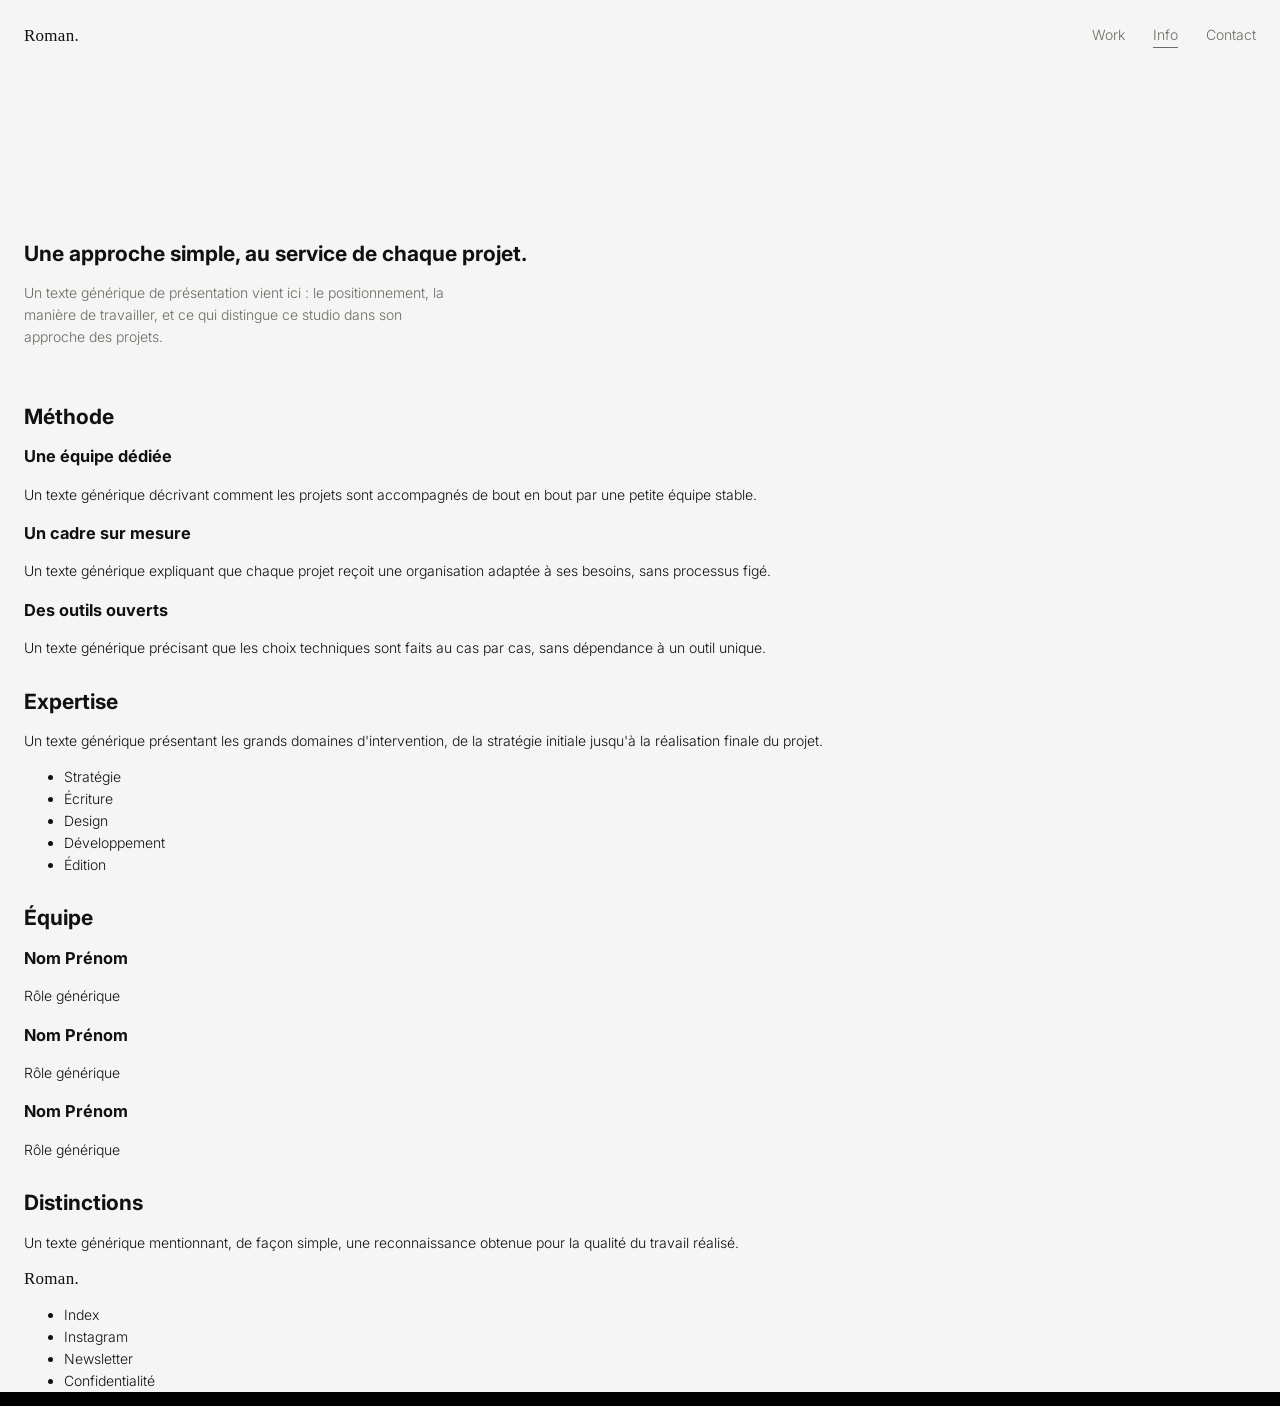
<file: info old.html>
<!doctype html>
<html lang="fr">
<head>
<meta charset="UTF-8" />
<meta name="viewport" content="width=device-width, initial-scale=1" />
<title>Info — Roman.</title>
<link rel="preconnect" href="https://fonts.googleapis.com" />
<link rel="preconnect" href="https://fonts.gstatic.com" crossorigin />
<link href="https://fonts.googleapis.com/css2?family=Inter:wght@300;400;500;600&display=swap" rel="stylesheet" />
<link rel="stylesheet" href="style.css" />
</head>
<body data-theme="light" data-page="info">

<div class="page">

  <header class="site">
    <div class="wrap">
      <div class="logo">Roman.</div>
      <nav class="main">
        <ul>
          <li><a href="index.html" class="nav-link">Work</a></li>
          <li><span class="nav-link is-active" style="cursor:default;">Info</span></li>
          <li><span>Contact</span></li>
        </ul>
      </nav>
    </div>
  </header>

  <main>
    <div class="wrap">
      <section class="hero">
        <h1>Une approche simple, au service de chaque projet.</h1>
        <p>Un texte générique de présentation vient ici : le positionnement, la manière de travailler, et ce qui distingue ce studio dans son approche des projets.</p>
      </section>

      <section class="block">
        <h2>Méthode</h2>
        <div class="method-list">
          <div class="method-item">
            <h3>Une équipe dédiée</h3>
            <p>Un texte générique décrivant comment les projets sont accompagnés de bout en bout par une petite équipe stable.</p>
          </div>
          <div class="method-item">
            <h3>Un cadre sur mesure</h3>
            <p>Un texte générique expliquant que chaque projet reçoit une organisation adaptée à ses besoins, sans processus figé.</p>
          </div>
          <div class="method-item">
            <h3>Des outils ouverts</h3>
            <p>Un texte générique précisant que les choix techniques sont faits au cas par cas, sans dépendance à un outil unique.</p>
          </div>
        </div>
      </section>

      <section class="block">
        <h2>Expertise</h2>
        <div class="block-content">
          <p>Un texte générique présentant les grands domaines d'intervention, de la stratégie initiale jusqu'à la réalisation finale du projet.</p>
          <ul class="tag-list">
            <li>Stratégie</li>
            <li>Écriture</li>
            <li>Design</li>
            <li>Développement</li>
            <li>Édition</li>
          </ul>
        </div>
      </section>

      <section class="block">
        <h2>Équipe</h2>
        <div class="team-list">
          <div class="team-item">
            <h3>Nom Prénom</h3>
            <p>Rôle générique</p>
          </div>
          <div class="team-item">
            <h3>Nom Prénom</h3>
            <p>Rôle générique</p>
          </div>
          <div class="team-item">
            <h3>Nom Prénom</h3>
            <p>Rôle générique</p>
          </div>
        </div>
      </section>

      <section class="block">
        <h2>Distinctions</h2>
        <div class="block-content">
          <p>Un texte générique mentionnant, de façon simple, une reconnaissance obtenue pour la qualité du travail réalisé.</p>
        </div>
      </section>
    </div>
  </main>

  <footer class="site">
    <div class="wrap">
      <div class="logo">Roman.</div>
      <ul>
        <li><span>Index</span></li>
        <li><span>Instagram</span></li>
        <li><span>Newsletter</span></li>
        <li><span>Confidentialité</span></li>
      </ul>
    </div>
  </footer>

</div>

<script>
  (function () {
    var page = document.querySelector('.page');

    function reveal() {
      page.classList.remove('is-leaving');
      requestAnimationFrame(function () {
        requestAnimationFrame(function () {
          page.classList.add('is-visible');
        });
      });
    }

    reveal();
    window.addEventListener('pageshow', function (e) {
      if (e.persisted) reveal();
    });

    document.querySelectorAll('a[href$=".html"]').forEach(function (link) {
      link.addEventListener('click', function (e) {
        var href = link.getAttribute('href');
        e.preventDefault();
        page.classList.remove('is-visible');
        page.classList.add('is-leaving');
        setTimeout(function () {
          window.location.href = href;
        }, 800);
      });
    });
  })();
</script>

</body>
</html>
</file>
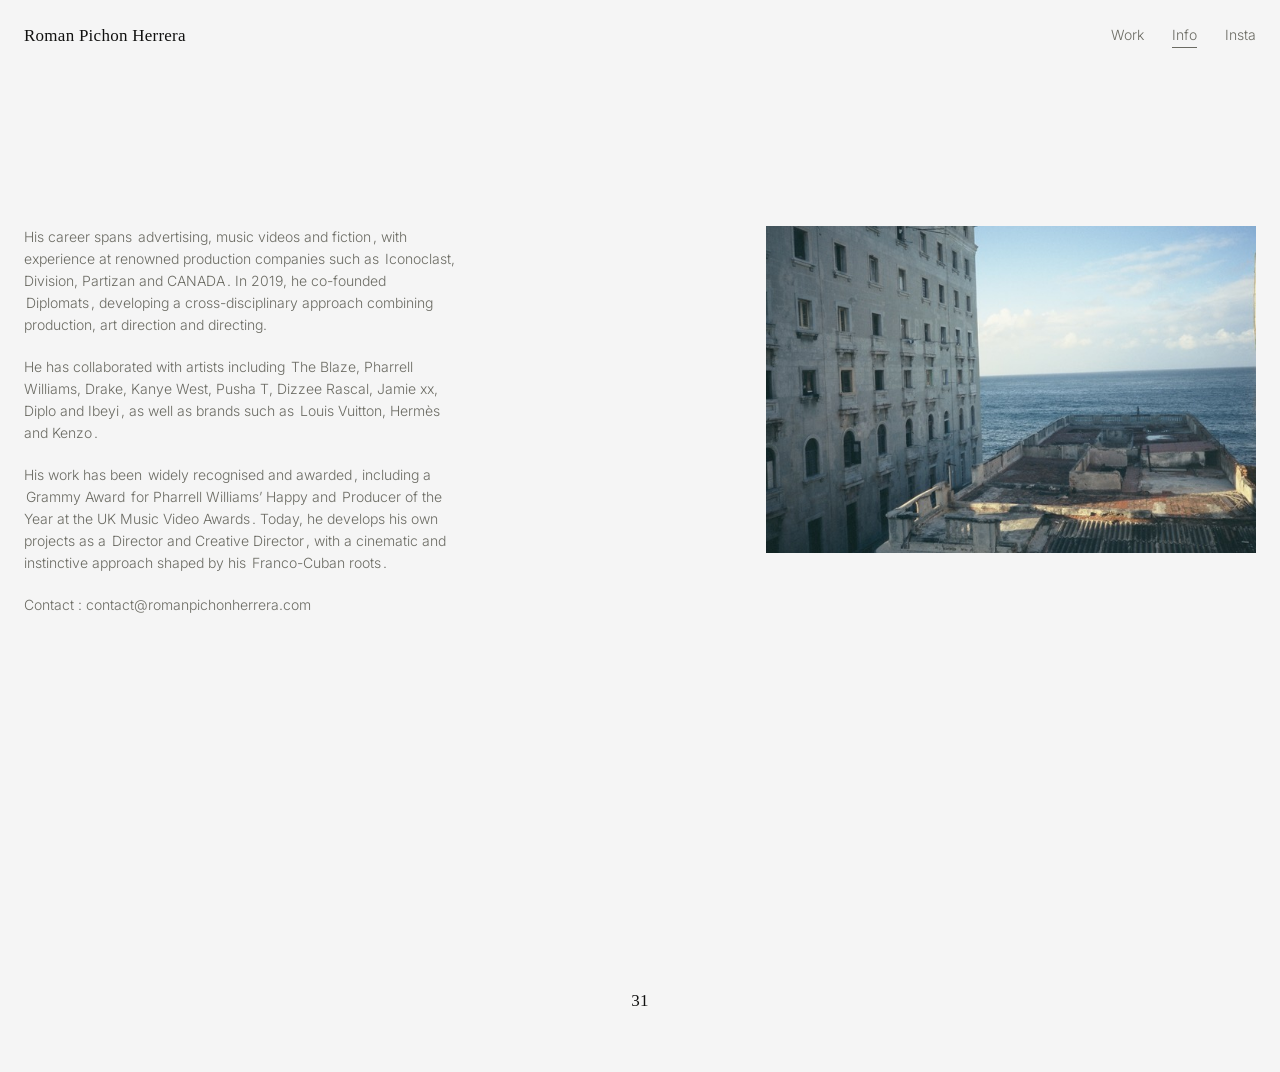
<file: info.html>
<!doctype html>
<html lang="en">
<head>
<meta charset="UTF-8" />
<meta name="viewport" content="width=device-width, initial-scale=1" />
<title>Info — Roman Pichon Herrera</title>
<meta name="description" content="Roman Pichon Herrera — Franco-Cuban director, creative director and producer. Career spanning advertising, music video and fiction, with Iconoclast, Division, Partizan, CANADA and Diplomats." />
<link rel="canonical" href="https://romanpichonherrera.com/info.html" />
<link rel="icon" href="favicon.svg" type="image/svg+xml" />

<meta property="og:type" content="website" />
<meta property="og:site_name" content="Roman Pichon Herrera" />
<meta property="og:title" content="Info — Roman Pichon Herrera" />
<meta property="og:description" content="Roman Pichon Herrera — Franco-Cuban director, creative director and producer. Career spanning advertising, music video and fiction, with Iconoclast, Division, Partizan, CANADA and Diplomats." />
<meta property="og:url" content="https://romanpichonherrera.com/info.html" />
<meta property="og:image" content="https://romanpichonherrera.com/img/info.jpg" />
<meta property="og:image:width" content="640" />
<meta property="og:image:height" content="428" />
<meta name="twitter:card" content="summary_large_image" />
<meta name="twitter:title" content="Info — Roman Pichon Herrera" />
<meta name="twitter:description" content="Roman Pichon Herrera — Franco-Cuban director, creative director and producer. Career spanning advertising, music video and fiction, with Iconoclast, Division, Partizan, CANADA and Diplomats." />
<meta name="twitter:image" content="https://romanpichonherrera.com/img/info.jpg" />

<link rel="preconnect" href="https://fonts.googleapis.com" />
<link rel="preconnect" href="https://fonts.gstatic.com" crossorigin />
<link href="https://fonts.googleapis.com/css2?family=Inter:wght@300;400;500;600&display=swap" rel="stylesheet" />
<link rel="stylesheet" href="style.css?v=8" />
</head>
<body data-theme="light" data-page="info">

<div class="page">

  <header class="site">
    <div class="wrap">
      <div class="logo"><a href="index.html">Roman Pichon Herrera</a></div>
      <nav class="main">
        <ul>
          <li><a href="index.html" class="nav-link">Work</a></li>
          <li><span class="nav-link is-active" style="cursor:default;">Info</span></li>
          <li><a href="https://www.instagram.com/roman.p.herrera/" target="_blank" rel="noopener noreferrer" class="nav-link">Insta</a></li>
        </ul>
      </nav>
    </div>
  </header>

  <main>
    <div class="wrap">
      <div class="info-layout">
      <section class="hero">
        <p>His career spans <b>advertising, music videos and fiction</b>, with experience at renowned production companies such as <b>Iconoclast, Division, Partizan and CANADA</b>. In 2019, he co-founded <b>Diplomats</b>, developing a cross-disciplinary approach combining production, art direction and directing.</p>
        <p>He has collaborated with artists including <b>The Blaze, Pharrell Williams, Drake, Kanye West, Pusha T, Dizzee Rascal, Jamie xx, Diplo and Ibeyi</b>, as well as brands such as <b>Louis Vuitton, Hermès and Kenzo</b>.</p>
        <p>His work has been <b>widely recognised and awarded</b>, including a <b>Grammy Award</b> for Pharrell Williams’ Happy and <b>Producer of the Year at the UK Music Video Awards</b>. Today, he develops his own projects as a <b>Director and Creative Director</b>, with a cinematic and instinctive approach shaped by his <b>Franco-Cuban roots</b>.</p>
        <p class="contact">Contact : <a href="mailto:contact@romanpichonherrera.com">contact@romanpichonherrera.com</a></p>
      </section>
      <figure class="info-img">
        <img src="img/info.jpg" alt="" />
      </figure>
      </div>
      <p class="signature">31</p>
    </div>
  </main>

</div>

<script>
  (function () {
    var page = document.querySelector('.page');

    function reveal() {
      page.classList.remove('is-leaving');
      requestAnimationFrame(function () {
        requestAnimationFrame(function () {
          page.classList.add('is-visible');
        });
      });
    }

    reveal();
    window.addEventListener('pageshow', function (e) {
      if (e.persisted) reveal();
    });

    document.querySelectorAll('a[href$=".html"]').forEach(function (link) {
      link.addEventListener('click', function (e) {
        var href = link.getAttribute('href');
        e.preventDefault();
        page.classList.remove('is-visible');
        page.classList.add('is-leaving');
        setTimeout(function () {
          window.location.href = href;
        }, 800);
      });
    });
  })();
</script>

<script>
  (function () {
    var marks = document.querySelectorAll('b');
    if (!marks.length) return;

    var current = 0;

    // tracé 1,4s -> reste visible 1,2s -> effacé 0,9s ; un nouveau <b> toutes les 3,5s
    function step() {
      var el = marks[current];
      el.classList.remove('is-erasing');
      el.classList.add('is-on');
      setTimeout(function () {
        el.classList.remove('is-on');
        el.classList.add('is-erasing');
        setTimeout(function () { el.classList.remove('is-erasing'); }, 900);
      }, 2600);
      current = (current + 1) % marks.length;
    }

    // rien n'est surligné au chargement : on attend la fin du fondu d'entrée
    // de la page (0,8s) + une courte pause avant de lancer la première animation
    setTimeout(function () {
      step();
      setInterval(step, 3500);
    }, 1500);
  })();
</script>

</body>
</html>
</file>
<file: style.css>
/* =========================================================
   Roman. — feuille de style partagée (index.html + info.html)
   Toute la typo, les couleurs et les styles vivent ici.

   Il n'y a que 2 styles de texte dans tout le site :
   - Inter 14px  → style par défaut, hérité par tout (nav, footer,
     paragraphes...), défini une seule fois sur html/body.
   - Times New Roman 17px ("SERIF") → logo + titres de projet,
     défini une seule fois sur ".logo, .item h2".
   ========================================================= */

/* ---- Typographie & espacements ---- */
:root {
  --font-family: "Inter", ui-sans-serif, system-ui, sans-serif;
  --font-serif: "Times New Roman", Times, serif; /* style "SERIF" */
  --font-weight-base: 300;

  --gutter: 24px;
  --gutter-lg: 40px;

  /* couleurs par défaut (thème sombre, utilisé par index.html) */
  --bg: #000;
  --fg: #fff;
  --muted: #8a8a8a;
  --line: #1a1a1a;
  --placeholder: #2b2b2b; /* rectangles gris à la place des images */
  --highlight: #fff3a3; /* jaune pâle du stabilo (texte entre <b>) */
}

/* ---- Thème clair (utilisé par info.html via <body data-theme="light">) ---- */
body[data-theme="light"] {
  --bg: #f5f5f5;
  --fg: #111110;
  --muted: #6b6b63;
  --line: #dcdcd4;
}

/* ---- Reset de base ---- */
* { box-sizing: border-box; }

html, body {
  margin: 0;
  padding: 0;
  background: var(--bg);
  color: var(--fg);
  font-family: var(--font-family);
  font-size: 14px;
  line-height: 22px;
  font-weight: var(--font-weight-base);
  -webkit-font-smoothing: antialiased;
}

.wrap {
  max-width: 1600px;
  margin: 0 auto;
  padding: 0 var(--gutter);
}

/* ---- Style "SERIF" : logo + titres de projet ---- */
.logo,
.item h2,
.signature {
  font-family: var(--font-serif);
  font-size: 17px;
  font-weight: 400;
  letter-spacing: 0.015em;
}

.logo a {
  color: inherit;
  text-decoration: none;
}

.contact {
  text-align: left;
  color: var(--muted);
  margin: 0;
}

.signature {
  text-align: center;
  color: var(--fg); /* blanc sur Work (thème sombre), #111110 sur Info (thème clair) */
  margin: 100px 0 0;
  padding-bottom: 60px;
}

/* ---- Transition de page (fade + slide, easing decimalstudios.com) ---- */
.page {
  opacity: 0;
  transform: translateY(24px);
  transition: opacity 0.8s ease-out, transform 0.8s ease-in-out;
}

.page.is-visible {
  opacity: 1;
  transform: translateY(0);
}

.page.is-leaving {
  opacity: 0;
  transform: translateY(-24px);
}

/* ---- En-tête ---- */
header.site {
  position: sticky;
  top: 0;
  z-index: 10;
  background: var(--bg);
}

header.site .wrap {
  display: flex;
  align-items: center;
  justify-content: space-between;
  padding-top: 24px;
  padding-bottom: 24px;
}

nav.main ul {
  list-style: none;
  display: flex;
  gap: 28px;
  margin: 0;
  padding: 0;
}

@media (max-width: 400px) {
  nav.main ul {
    gap: 16px;
  }
}

nav.main span {
  color: var(--muted);
  padding-bottom: 2px;
  cursor: default;
}

nav.main span.active {
  border-bottom: 1px solid #8a8a8a;
}

/* soulignement animé partagé : nav (.nav-link) et lien de contact (.contact a),
   même easing que .link-secondary de decimalstudios.com */
nav.main .nav-link,
.contact a {
  position: relative;
  display: inline-block;
  color: var(--muted);
  text-decoration: none;
  padding-bottom: 2px;
}

nav.main .nav-link::before,
.contact a::before {
  content: "";
  position: absolute;
  left: 0;
  bottom: 0;
  width: 100%;
  height: 1px;
  background: currentColor;
  transform-origin: 0;
  transform: scaleX(0) translateZ(0);
  transition: transform 0.6s cubic-bezier(0.165, 0.84, 0.44, 1);
}

nav.main .nav-link:hover::before,
nav.main .nav-link.is-active::before,
.contact a:hover::before {
  transform: scaleX(1) translateZ(0);
}

/* ---- Hero (commun aux deux pages) ---- */
.hero {
  padding-top: clamp(60px, 12vw, 160px);
  padding-bottom: 40px;
}

.hero p {
  color: var(--muted);
  max-width: 48ch;
  margin: 0;
}

.hero p + p {
  margin-top: 20px;
}

/* info.html : texte à gauche, image à droite (grille 12 colonnes comme Work) ;
   en mobile l'image passe sous le texte */
.info-layout {
  display: grid;
  grid-template-columns: repeat(12, 1fr);
  column-gap: var(--gutter-lg);
  align-items: start;
  padding-top: clamp(60px, 12vw, 160px);
}

.info-layout .hero {
  grid-column: 1 / span 5;
  padding-top: 0;
}

.info-img {
  grid-column: 8 / span 5;
  margin: 0;
}

.info-img img {
  display: block;
  width: 100%;
  height: auto;
}

@media (max-width: 767px) {
  .info-layout { column-gap: 12px; }
  .info-layout .hero { grid-column: 1 / -1; }
  .info-img { grid-column: 1 / -1; margin-top: 24px; }
}

/* info.html : le contenu principal fait au moins 1000px de haut
   (le .wrap du header n'est pas concerné) */
body[data-page="info"] main .wrap {
  min-height: 1000px;
  display: flex;
  flex-direction: column;
}

/* le "31" se colle en bas du bloc min-height (avec 100px d'air au minimum) */
body[data-page="info"] .info-layout {
  padding-bottom: 100px;
}

body[data-page="info"] .signature {
  margin-top: auto;
}

/* Effet stabilo : le texte entre <b> est invisible par défaut. Quand le
   script ajoute .is-on, le surlignage jaune pâle se trace de gauche à droite
   comme un coup de marqueur (le fond grandit de 0% à 100% de la largeur, et
   suit les retours à la ligne l'un après l'autre). .is-erasing l'efface
   dans le même sens. (pas de gras : on reste dans les 2 styles de texte) */
b {
  font-weight: inherit;
  padding: 0 2px;
  background-image: linear-gradient(var(--highlight), var(--highlight));
  background-repeat: no-repeat;
  background-position: 0 0;
  background-size: 0% 100%;
}

b.is-on {
  background-size: 100% 100%;
  transition: background-size 1.4s cubic-bezier(0.4, 0, 0.2, 1);
}

b.is-erasing {
  background-position: 100% 0;
  background-size: 0% 100%;
  transition: background-size 0.9s cubic-bezier(0.4, 0, 0.2, 1);
}

@media (max-width: 767px) {
  .hero { padding-bottom: 24px; }
}

/* =========================================================
   index.html — grille de projets
   ========================================================= */

.work-grid {
  display: grid;
  grid-template-columns: repeat(12, 1fr);
  column-gap: var(--gutter-lg);
  row-gap: 100px;
  padding-top: 80px;
  padding-bottom: 140px;
}

.item {
  display: flex;
  flex-direction: column;
}

.thumb {
  position: relative;
  width: 100%;
  background: var(--placeholder);
  overflow: hidden;
}

.thumb::before {
  content: "";
  display: block;
  padding-top: calc(100% / var(--ratio));
}

.thumb iframe {
  position: absolute;
  inset: 0;
  width: 100%;
  height: 100%;
  border: 0;
}

/* Facade "clic pour lancer la vidéo" : juste une image cliquable,
   aucun élément d'interface YouTube tant qu'on n'a pas cliqué */
.yt-facade {
  position: absolute;
  inset: 0;
  width: 100%;
  height: 100%;
  padding: 0;
  border: 0;
  background: var(--placeholder);
  cursor: pointer;
  display: block;
}

.yt-facade img {
  position: absolute;
  inset: 0;
  width: 100%;
  height: 100%;
  object-fit: cover;
}

.item h2 {
  margin: 24px 0 6px;
}

.item .client {
  color: var(--muted);
  margin: 0;
}

/* mise en colonnes irrégulière, écho de la grille asymétrique du site source */
.item.c-half        { grid-column: span 6; }
.item.c-wide         { grid-column: span 9; }
.item.c-third        { grid-column: span 4; }
.item.c-third-offset { grid-column: 8 / span 4; }
.item.c-half-offset  { grid-column: 7 / span 6; }
.item.c-full         { grid-column: span 12; }

@media (max-width: 1024px) {
  .item.c-wide         { grid-column: span 10; }
  .item.c-half-offset  { grid-column: 7 / span 6; }
}

@media (max-width: 767px) {
  .work-grid {
    column-gap: 12px;
    row-gap: 56px;
    padding-top: 48px;
    padding-bottom: 90px;
  }

  /* écho du comportement mobile de decimalstudios.com/work : les blocs ne
     passent pas tous en pleine largeur — certains restent plus étroits,
     et les "offset" gardent leur décalage vers la droite */
  .item.c-full,
  .item.c-wide {
    grid-column: 1 / span 12;
  }

  .item.c-half,
  .item.c-third {
    grid-column: 1 / span 9;
  }

  .item.c-half-offset {
    grid-column: 5 / span 8;
  }

  .item.c-third-offset {
    grid-column: 6 / span 7;
  }
}
</file>
